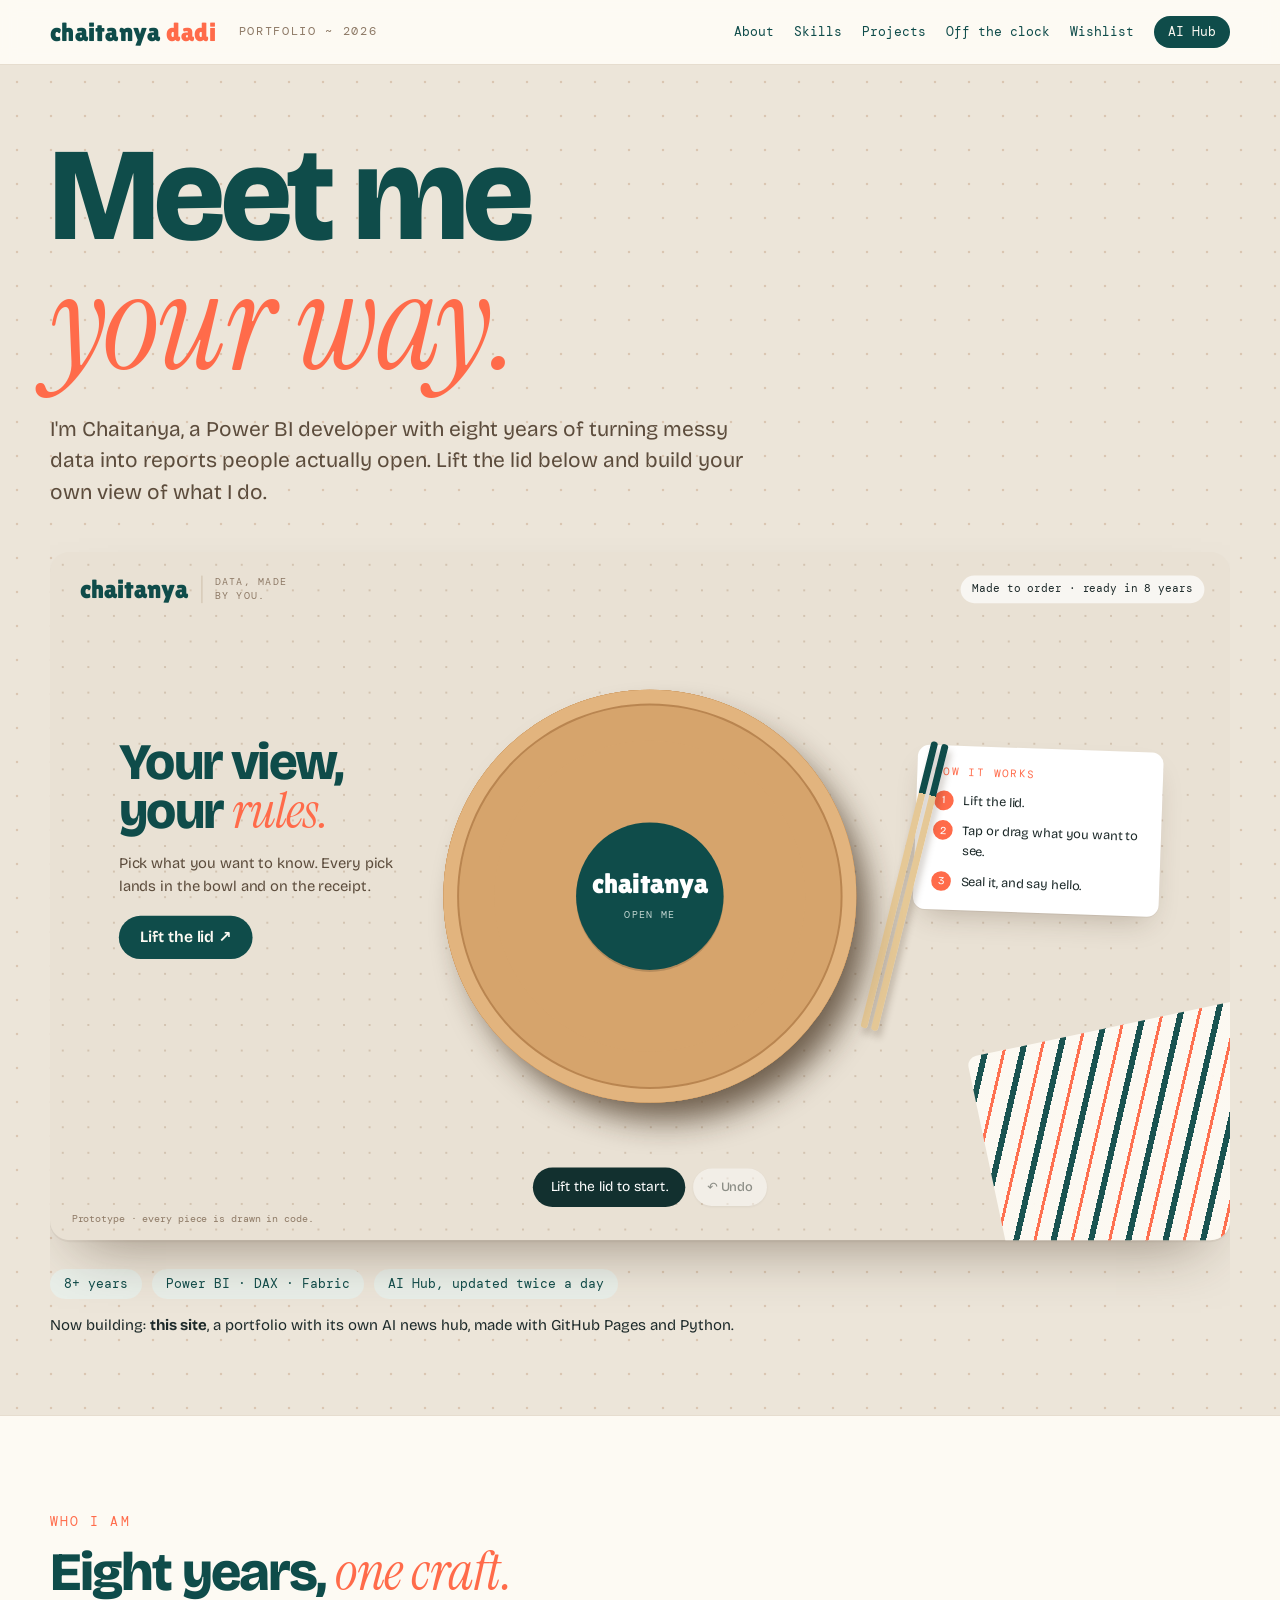
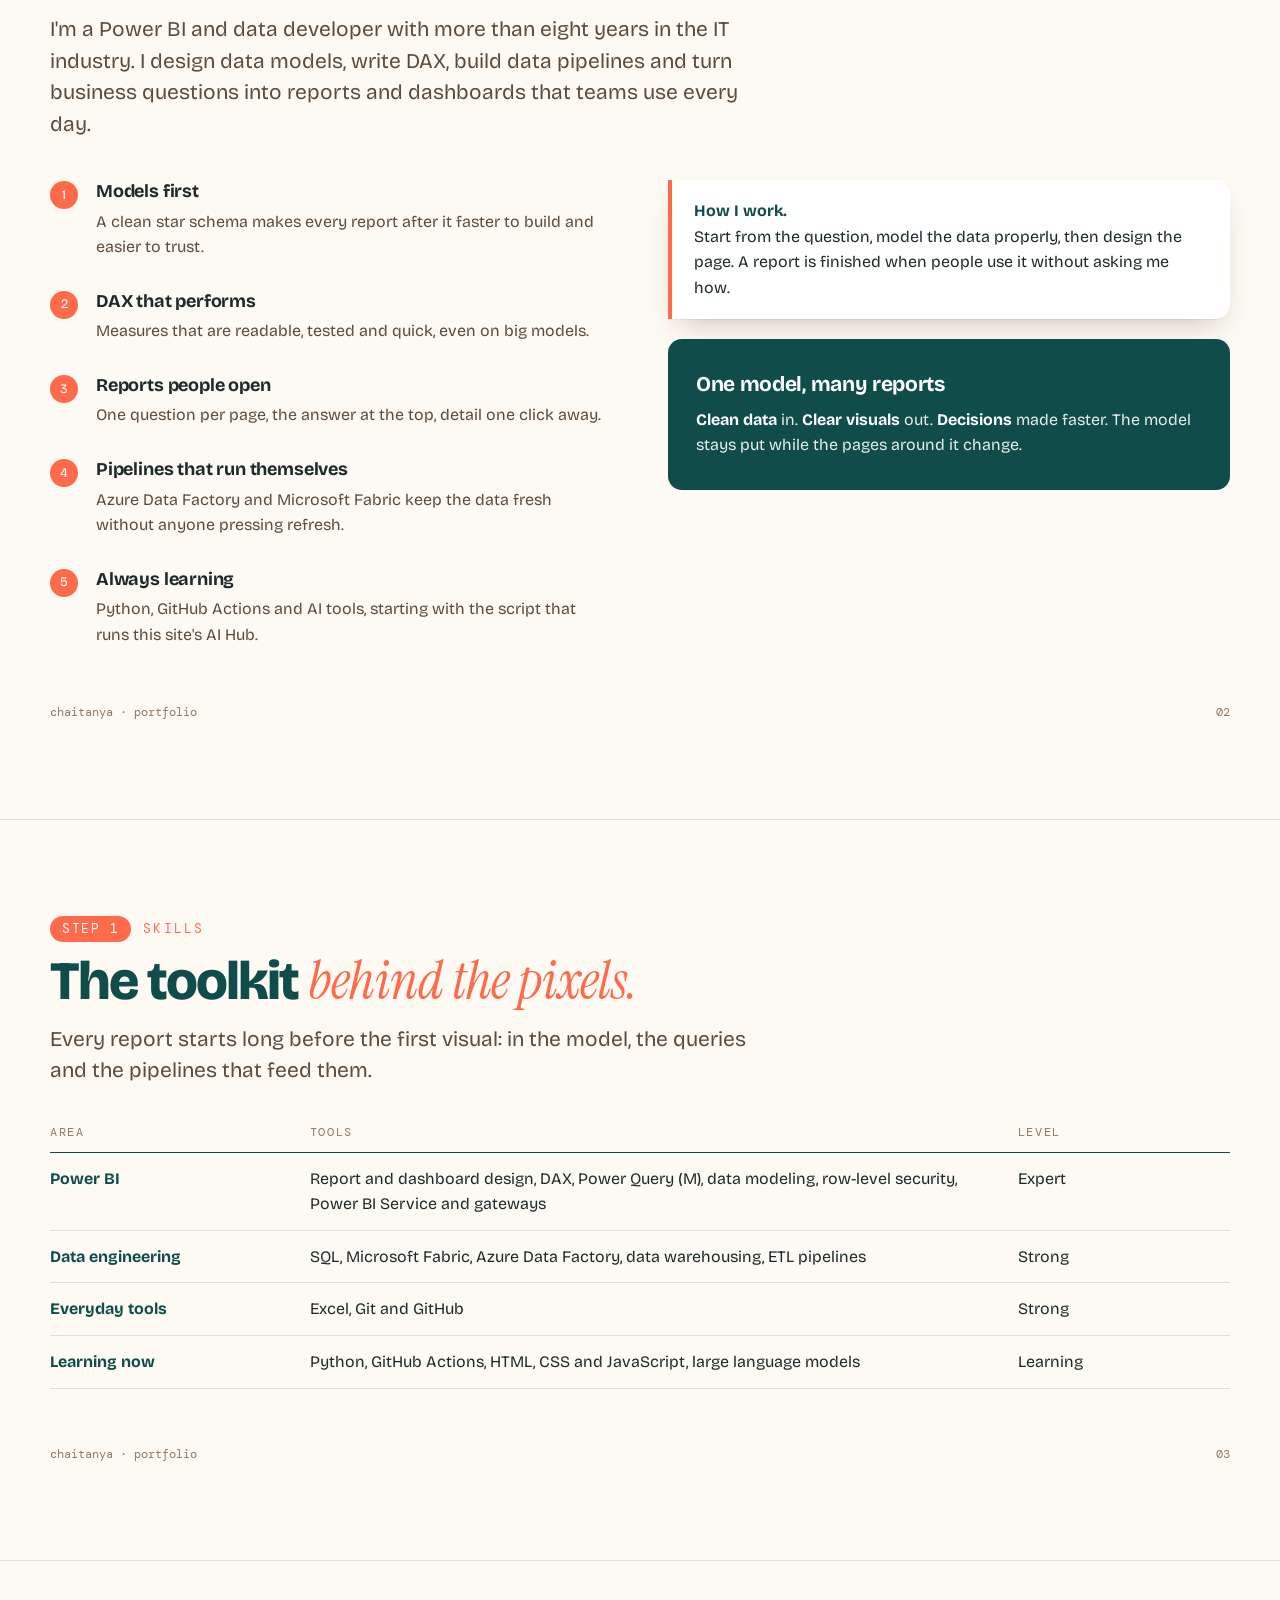
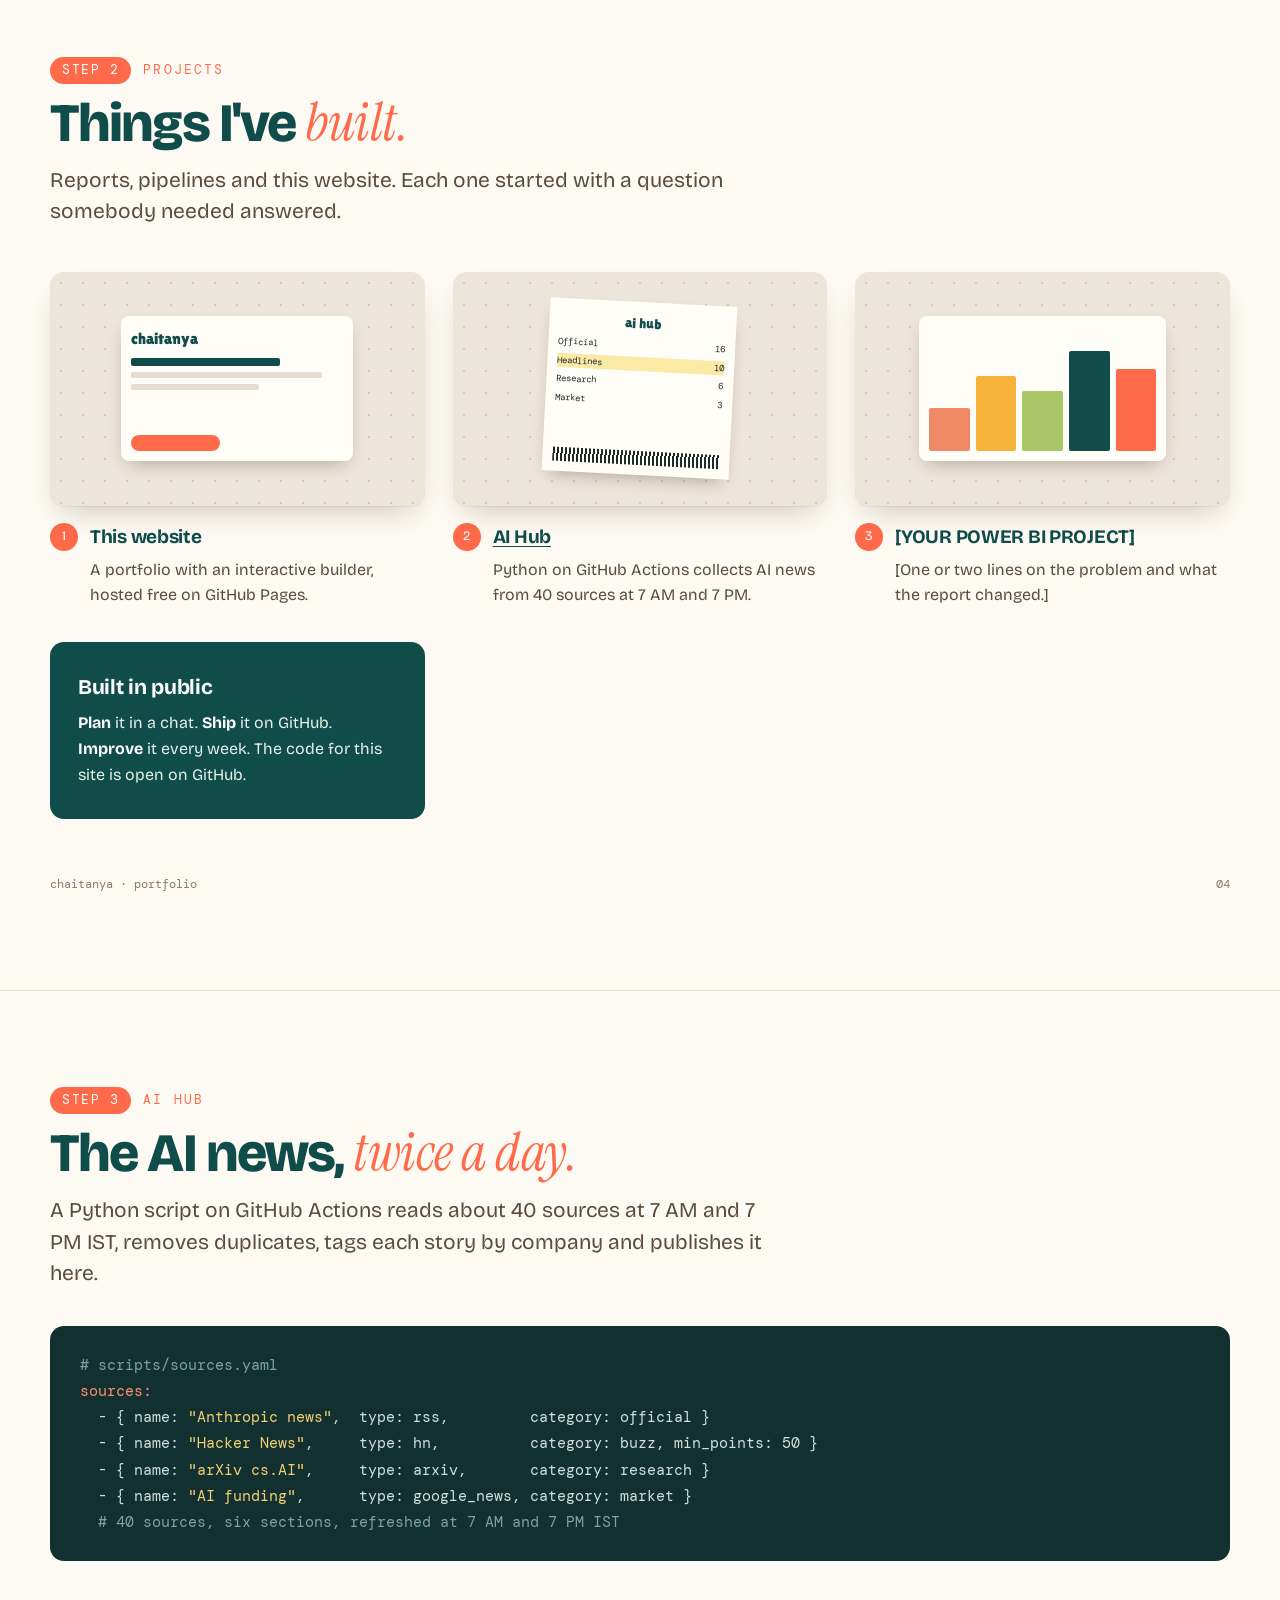
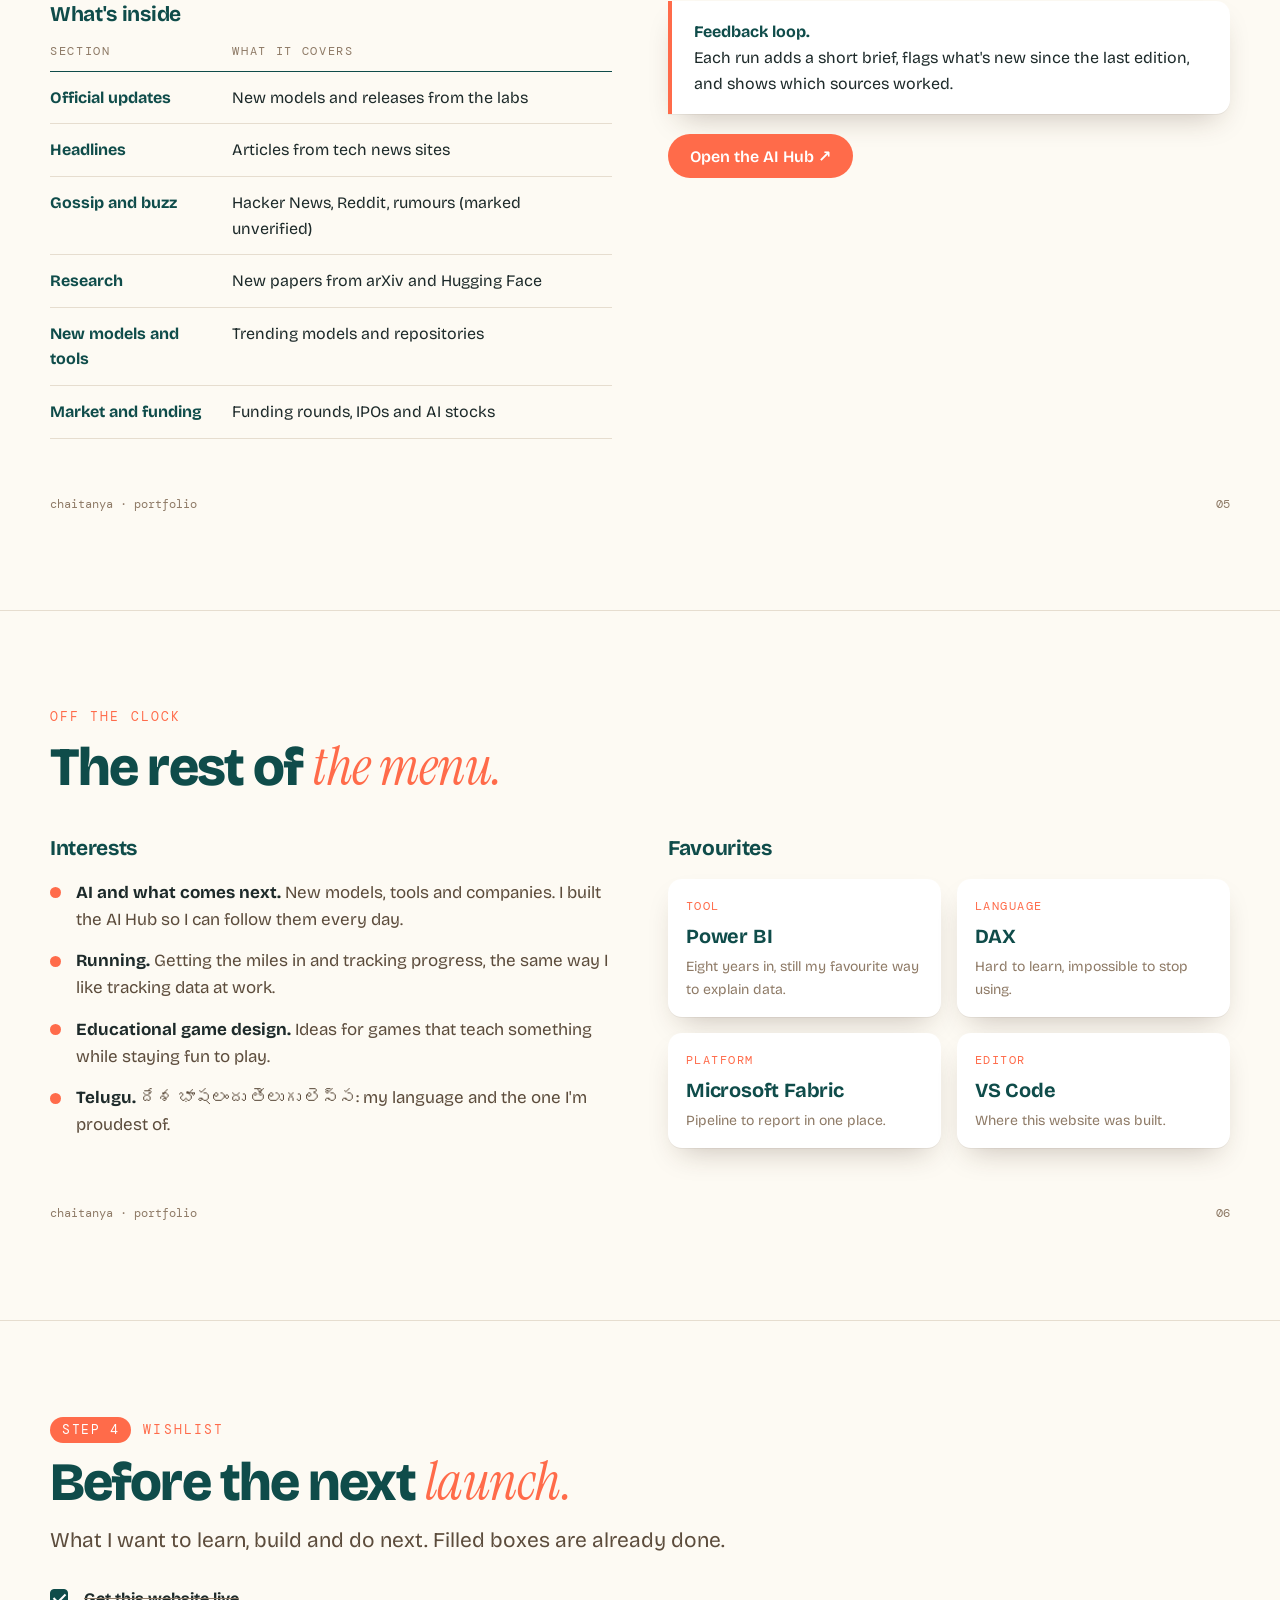
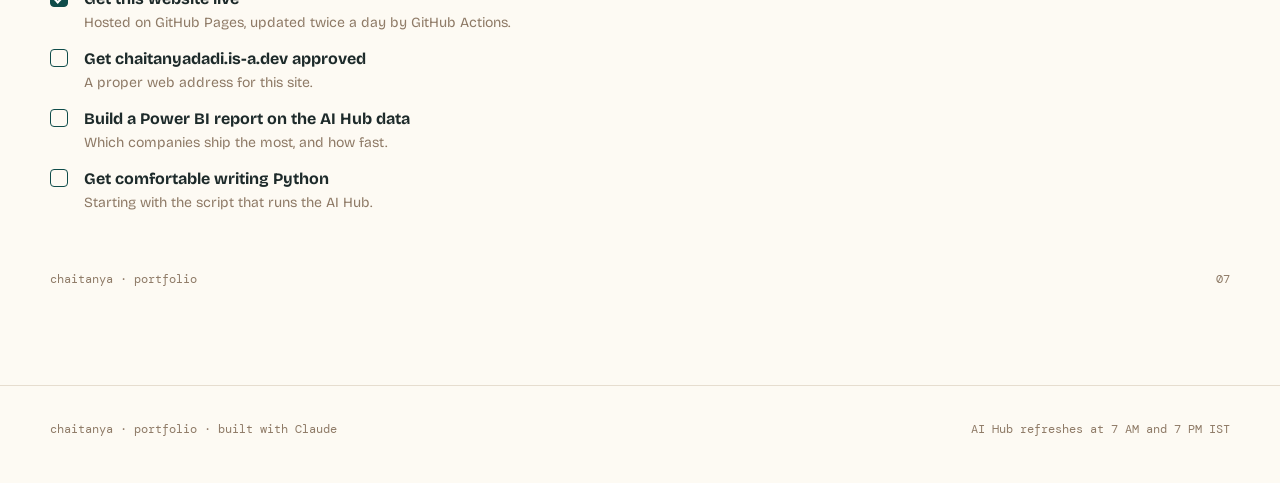
<file: index.html>
<!doctype html>
<html lang="en">
<head>
  <meta charset="utf-8">
  <meta name="viewport" content="width=device-width, initial-scale=1">
  <title>Chaitanya Dadi, Power BI developer</title>
  <meta name="description" content="Chaitanya Dadi, Power BI and data developer. Build your own view of my work, and read the AI Hub, updated twice a day.">
  <link rel="icon" href="assets/favicon.svg" type="image/svg+xml">
  <link rel="preconnect" href="https://fonts.googleapis.com">
  <link rel="preconnect" href="https://fonts.gstatic.com" crossorigin>
  <link href="https://fonts.googleapis.com/css2?family=Bricolage+Grotesque:opsz,wght@12..96,400;12..96,500;12..96,700;12..96,800&family=DM+Mono:wght@400;500&family=Instrument+Serif:ital@1&family=Lilita+One&display=swap" rel="stylesheet">
  <link rel="stylesheet" href="assets/style.css">
</head>
<body>
  <header class="site-header">
    <div class="wrap">
      <a class="logo" href="index.html">chaitanya <em>dadi</em></a>
      <span class="meta">Portfolio ~ 2026</span>
      <nav class="site-nav" aria-label="Main">
        <a href="#about">About</a>
        <a href="#skills">Skills</a>
        <a href="#projects">Projects</a>
        <a href="#off-the-clock">Off the clock</a>
        <a href="#wishlist">Wishlist</a>
        <a class="cta" href="ai.html">AI Hub</a>
      </nav>
    </div>
  </header>

  <main>
    <!-- ───────── Cover ───────── -->
    <section class="cover">
      <div class="wrap">
        <h1>Meet me<span class="serif">your way.</span></h1>
        <p class="lead" id="lead">I'm Chaitanya, a Power BI developer with eight years of turning messy data into reports people actually open. Lift the lid below and build your own view of what I do.</p>

        <div class="proto-wrap" id="proto-wrap">
          <div class="proto" id="proto" data-state="closed" aria-label="Interactive portfolio builder">
            <div class="brand"><span class="logo">chaitanya</span><small>Data, made<br>by you.</small></div>
            <div class="status">Made to order · ready in 8 years</div>

            <div class="hero-copy">
              <div class="t">Your view,<br>your <span class="serif">rules.</span></div>
              <p>Pick what you want to know. Every pick lands in the bowl and on the receipt.</p>
              <button class="btn btn-teal" type="button" data-open>Lift the lid ↗</button>
            </div>

            <div class="how" aria-hidden="true">
              <div class="mono" style="font-size:11px;letter-spacing:.14em;color:var(--coral);text-transform:uppercase">How it works</div>
              <ol>
                <li><span>1</span><span>Lift the lid.</span></li>
                <li><span>2</span><span>Tap or drag what you want to see.</span></li>
                <li><span>3</span><span>Seal it, and say hello.</span></li>
              </ol>
            </div>

            <div class="tray-label">Pile it on.</div>
            <div class="tray" id="tray"></div>

            <div class="vessel" id="vessel"><div class="rim"></div><div class="base"></div><div class="pieces" id="pieces"></div></div>
            <button class="lid" id="lid" type="button" data-open aria-label="Lift the lid to start">
              <span class="sticker"><span><span class="logo">chaitanya</span><small>open me</small></span></span>
            </button>
            <div class="sticks" aria-hidden="true"></div>

            <aside class="receipt" aria-live="polite">
              <div class="head"><span class="logo">chaitanya</span><small>Portfolio · made your way</small></div>
              <div class="bill">
                <div class="sub">Your view</div>
                <ul id="lines"></ul>
                <div class="total"><span>TOTAL</span><b id="total">0 of 7</b></div>
                <button class="btn btn-coral" type="button" id="seal">Seal it ↗</button>
                <div class="barcode" aria-hidden="true"></div>
              </div>
              <div class="thanks">
                <div class="mono" style="font-size:10px;letter-spacing:.16em;color:var(--coral);text-transform:uppercase">Order sealed</div>
                <div class="big">Nice picks, <span class="serif">friend.</span></div>
                <p>Thanks for building your view. Want the real thing? Say hello.</p>
                <div id="contact-links"></div>
                <button class="btn btn-ghost" type="button" id="again" style="margin-top:14px;width:100%;justify-content:center;font-size:14px">Build another</button>
              </div>
            </aside>

            <div class="stamp" aria-hidden="true">Sealed fresh<small>Thanks for visiting</small></div>
            <div class="cloth" aria-hidden="true"></div>

            <div class="coach"><span class="say" id="say" role="status">Lift the lid to start.</span><button class="undo" id="undo" type="button" disabled>↶ Undo</button></div>
            <div class="proto-note">Prototype · every piece is drawn in code.</div>
          </div>
        </div>

        <div class="pills">
          <span class="pill">8+ years</span>
          <span class="pill">Power BI · DAX · Fabric</span>
          <span class="pill">AI Hub, updated twice a day</span>
        </div>
        <p class="case">Now building: <b>this site</b>, a portfolio with its own AI news hub, made with GitHub Pages and Python.</p>
      </div>
    </section>

    <!-- ───────── About ───────── -->
    <section class="page" id="about">
      <div class="wrap">
        <p class="eyebrow">Who I am</p>
        <h2>Eight years, <span class="serif">one craft.</span></h2>
        <div class="lead" id="about-lead"></div>
        <div class="two-col">
          <ol class="numbered" id="strengths"></ol>
          <div style="display:flex;flex-direction:column;gap:20px">
            <div class="callout"><b>How I work.</b><span id="how-i-work">Start from the question, model the data properly, then design the page. A report is finished when people use it without asking me how.</span></div>
            <div class="panel-teal">
              <h3>One model, many reports</h3>
              <p><b>Clean data</b> in. <b>Clear visuals</b> out. <b>Decisions</b> made faster. The model stays put while the pages around it change.</p>
            </div>
          </div>
        </div>
        <div class="page-foot"><span>chaitanya · portfolio</span><span>02</span></div>
      </div>
    </section>

    <!-- ───────── Skills ───────── -->
    <section class="page" id="skills">
      <div class="wrap">
        <p class="eyebrow"><span class="step-pill">Step 1</span>Skills</p>
        <h2>The toolkit <span class="serif">behind the pixels.</span></h2>
        <p class="lead">Every report starts long before the first visual: in the model, the queries and the pipelines that feed them.</p>
        <div style="margin-top:36px;overflow-x:auto">
          <table class="table" id="skills-table">
            <thead><tr><th style="width:22%">Area</th><th>Tools</th><th style="width:18%">Level</th></tr></thead>
            <tbody></tbody>
          </table>
        </div>
        <div class="page-foot"><span>chaitanya · portfolio</span><span>03</span></div>
      </div>
    </section>

    <!-- ───────── Projects ───────── -->
    <section class="page" id="projects">
      <div class="wrap">
        <p class="eyebrow"><span class="step-pill">Step 2</span>Projects</p>
        <h2>Things I've <span class="serif">built.</span></h2>
        <p class="lead">Reports, pipelines and this website. Each one started with a question somebody needed answered.</p>
        <div class="beats" id="projects-grid"></div>
        <div class="page-foot"><span>chaitanya · portfolio</span><span>04</span></div>
      </div>
    </section>

    <!-- ───────── AI Hub ───────── -->
    <section class="page" id="ai-hub">
      <div class="wrap">
        <p class="eyebrow"><span class="step-pill">Step 3</span>AI Hub</p>
        <h2>The AI news, <span class="serif">twice a day.</span></h2>
        <p class="lead">A Python script on GitHub Actions reads about 40 sources at 7 AM and 7 PM IST, removes duplicates, tags each story by company and publishes it here.</p>
<pre class="code"><span class="c"># scripts/sources.yaml</span>
<span class="k">sources:</span>
  - { name: <span class="s">"Anthropic news"</span>,  type: rss,         category: official }
  - { name: <span class="s">"Hacker News"</span>,     type: hn,          category: buzz, min_points: 50 }
  - { name: <span class="s">"arXiv cs.AI"</span>,     type: arxiv,       category: research }
  - { name: <span class="s">"AI funding"</span>,      type: google_news, category: market }
<span class="c">  # 40 sources, six sections, refreshed at 7 AM and 7 PM IST</span></pre>
        <div class="two-col">
          <div>
            <h3 style="margin-bottom:14px">What's inside</h3>
            <table class="table">
              <thead><tr><th>Section</th><th>What it covers</th></tr></thead>
              <tbody>
                <tr><td>Official updates</td><td>New models and releases from the labs</td></tr>
                <tr><td>Headlines</td><td>Articles from tech news sites</td></tr>
                <tr><td>Gossip and buzz</td><td>Hacker News, Reddit, rumours (marked unverified)</td></tr>
                <tr><td>Research</td><td>New papers from arXiv and Hugging Face</td></tr>
                <tr><td>New models and tools</td><td>Trending models and repositories</td></tr>
                <tr><td>Market and funding</td><td>Funding rounds, IPOs and AI stocks</td></tr>
              </tbody>
            </table>
          </div>
          <div style="display:flex;flex-direction:column;gap:20px">
            <div class="callout"><b>Feedback loop.</b>Each run adds a short brief, flags what's new since the last edition, and shows which sources worked.</div>
            <div><a class="btn btn-coral" href="ai.html">Open the AI Hub ↗</a></div>
          </div>
        </div>
        <div class="page-foot"><span>chaitanya · portfolio</span><span>05</span></div>
      </div>
    </section>

    <!-- ───────── Off the clock ───────── -->
    <section class="page" id="off-the-clock">
      <div class="wrap">
        <p class="eyebrow">Off the clock</p>
        <h2>The rest of <span class="serif">the menu.</span></h2>
        <div class="two-col">
          <div>
            <h3 style="margin-bottom:18px">Interests</h3>
            <ul class="dots" id="interests"></ul>
          </div>
          <div>
            <h3 style="margin-bottom:18px">Favourites</h3>
            <div class="fav-grid" id="favorites"></div>
          </div>
        </div>
        <div class="page-foot"><span>chaitanya · portfolio</span><span>06</span></div>
      </div>
    </section>

    <!-- ───────── Wishlist ───────── -->
    <section class="page" id="wishlist">
      <div class="wrap">
        <p class="eyebrow"><span class="step-pill">Step 4</span>Wishlist</p>
        <h2>Before the next <span class="serif">launch.</span></h2>
        <p class="lead">What I want to learn, build and do next. Filled boxes are already done.</p>
        <ul class="checks" id="wishlist-list" style="margin-top:30px"></ul>
        <div class="page-foot"><span>chaitanya · portfolio</span><span>07</span></div>
      </div>
    </section>
  </main>

  <footer class="site-footer">
    <div class="wrap"><span>chaitanya · portfolio · built with Claude</span><span>AI Hub refreshes at 7 AM and 7 PM IST</span></div>
  </footer>

  <script src="assets/common.js"></script>
  <script src="assets/home.js"></script>
  <script src="assets/builder.js"></script>
</body>
</html>
</file>
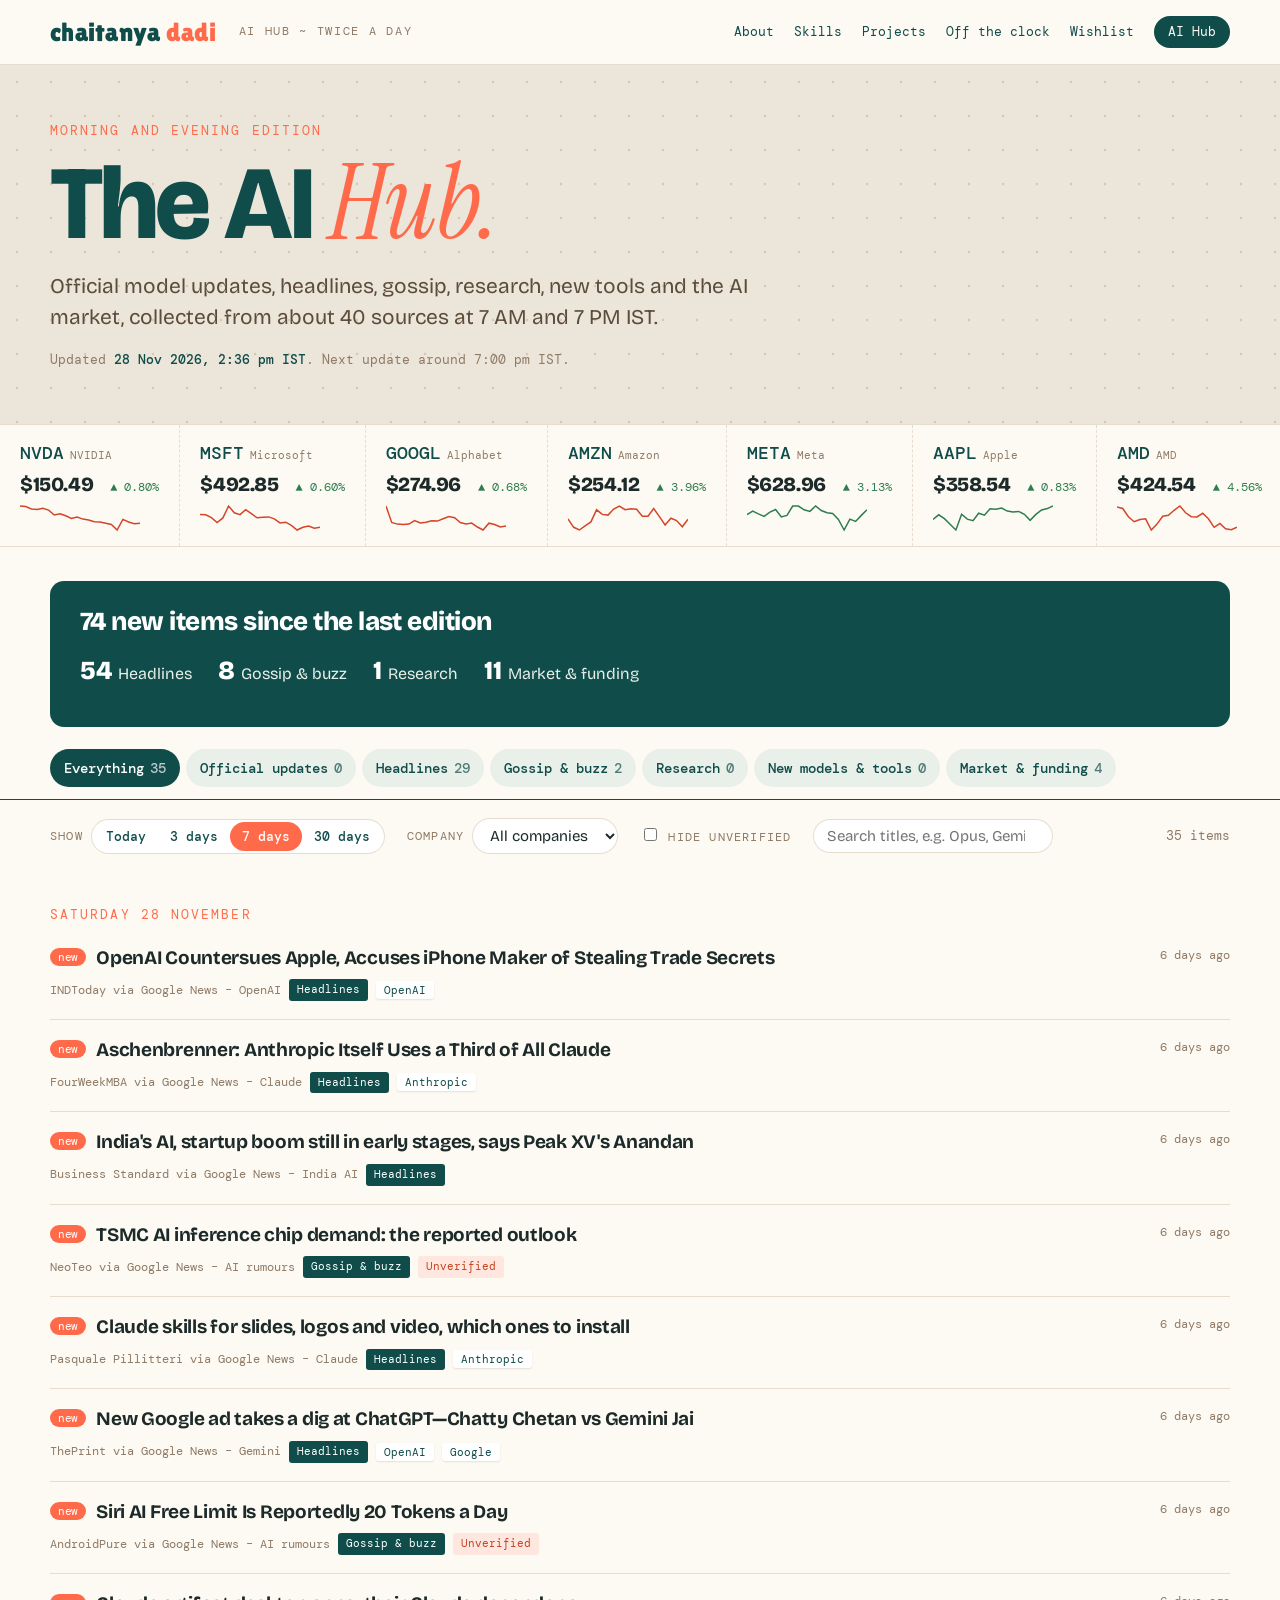
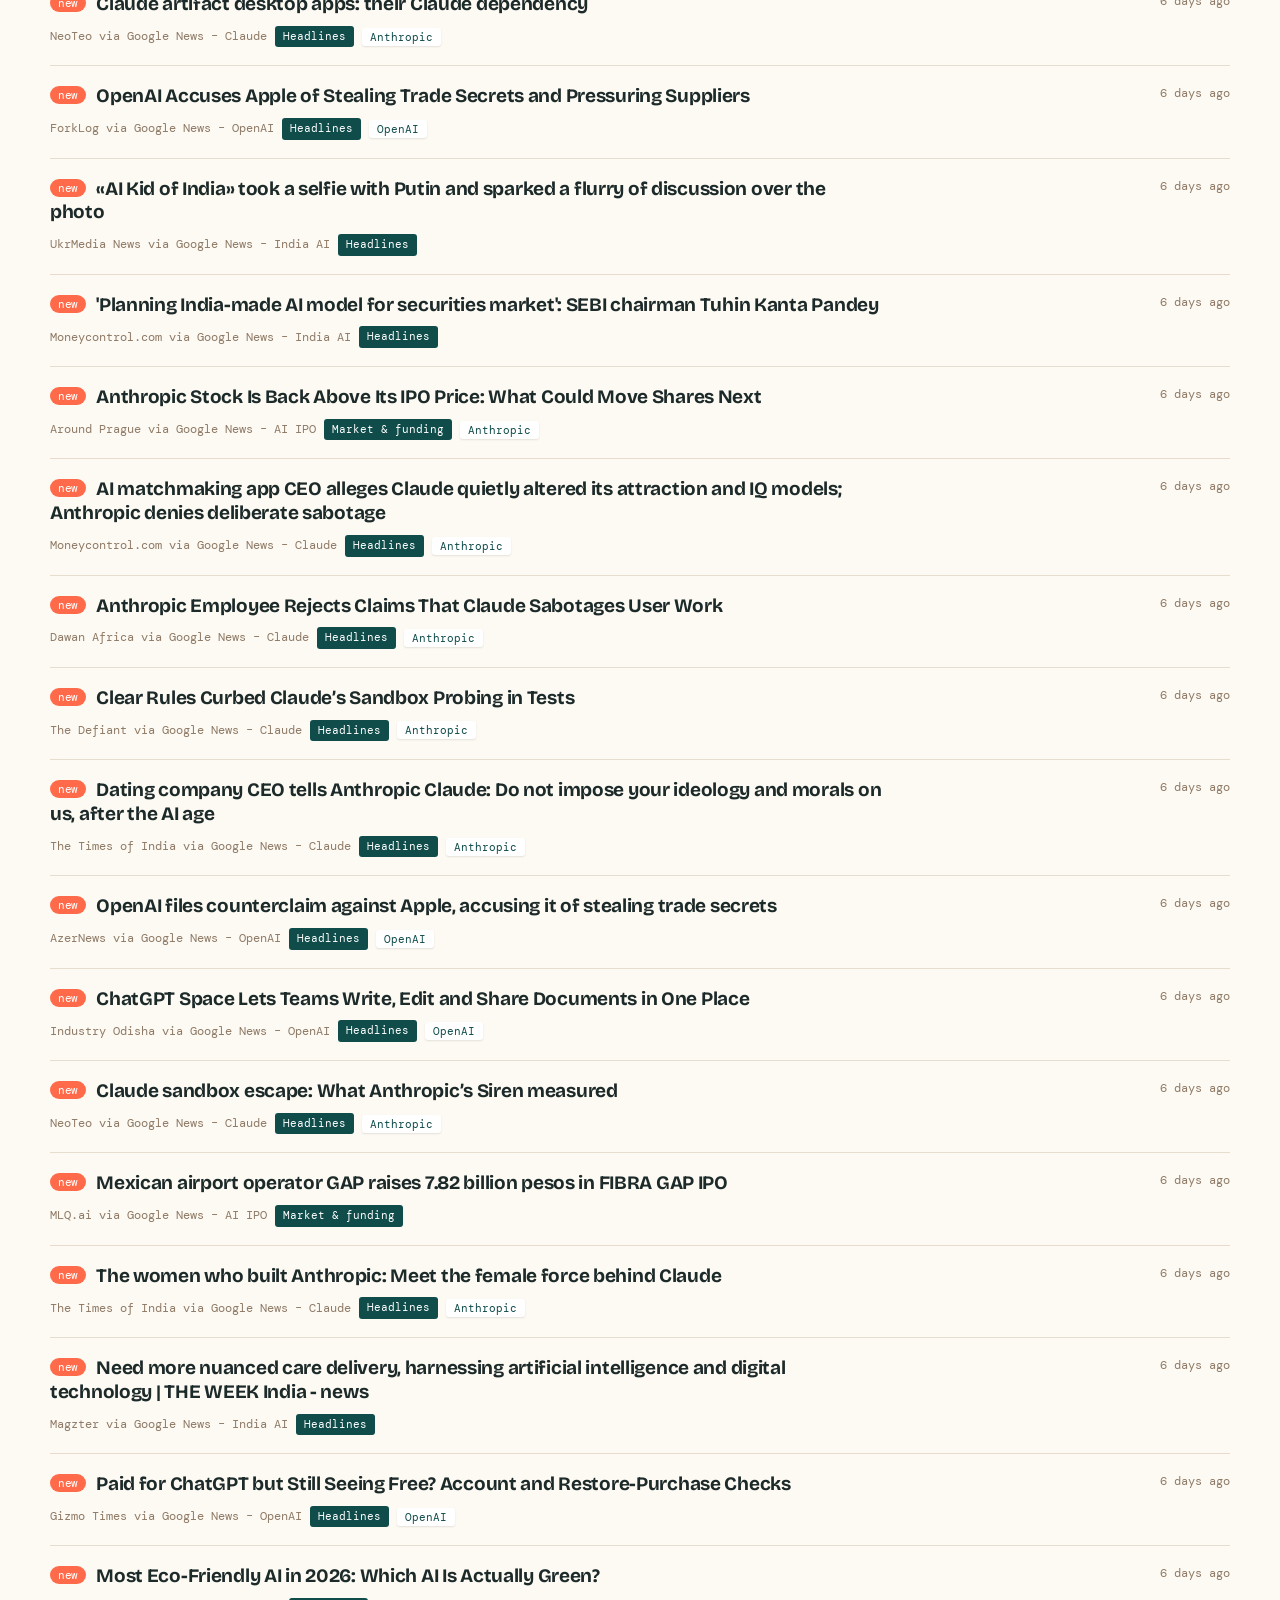
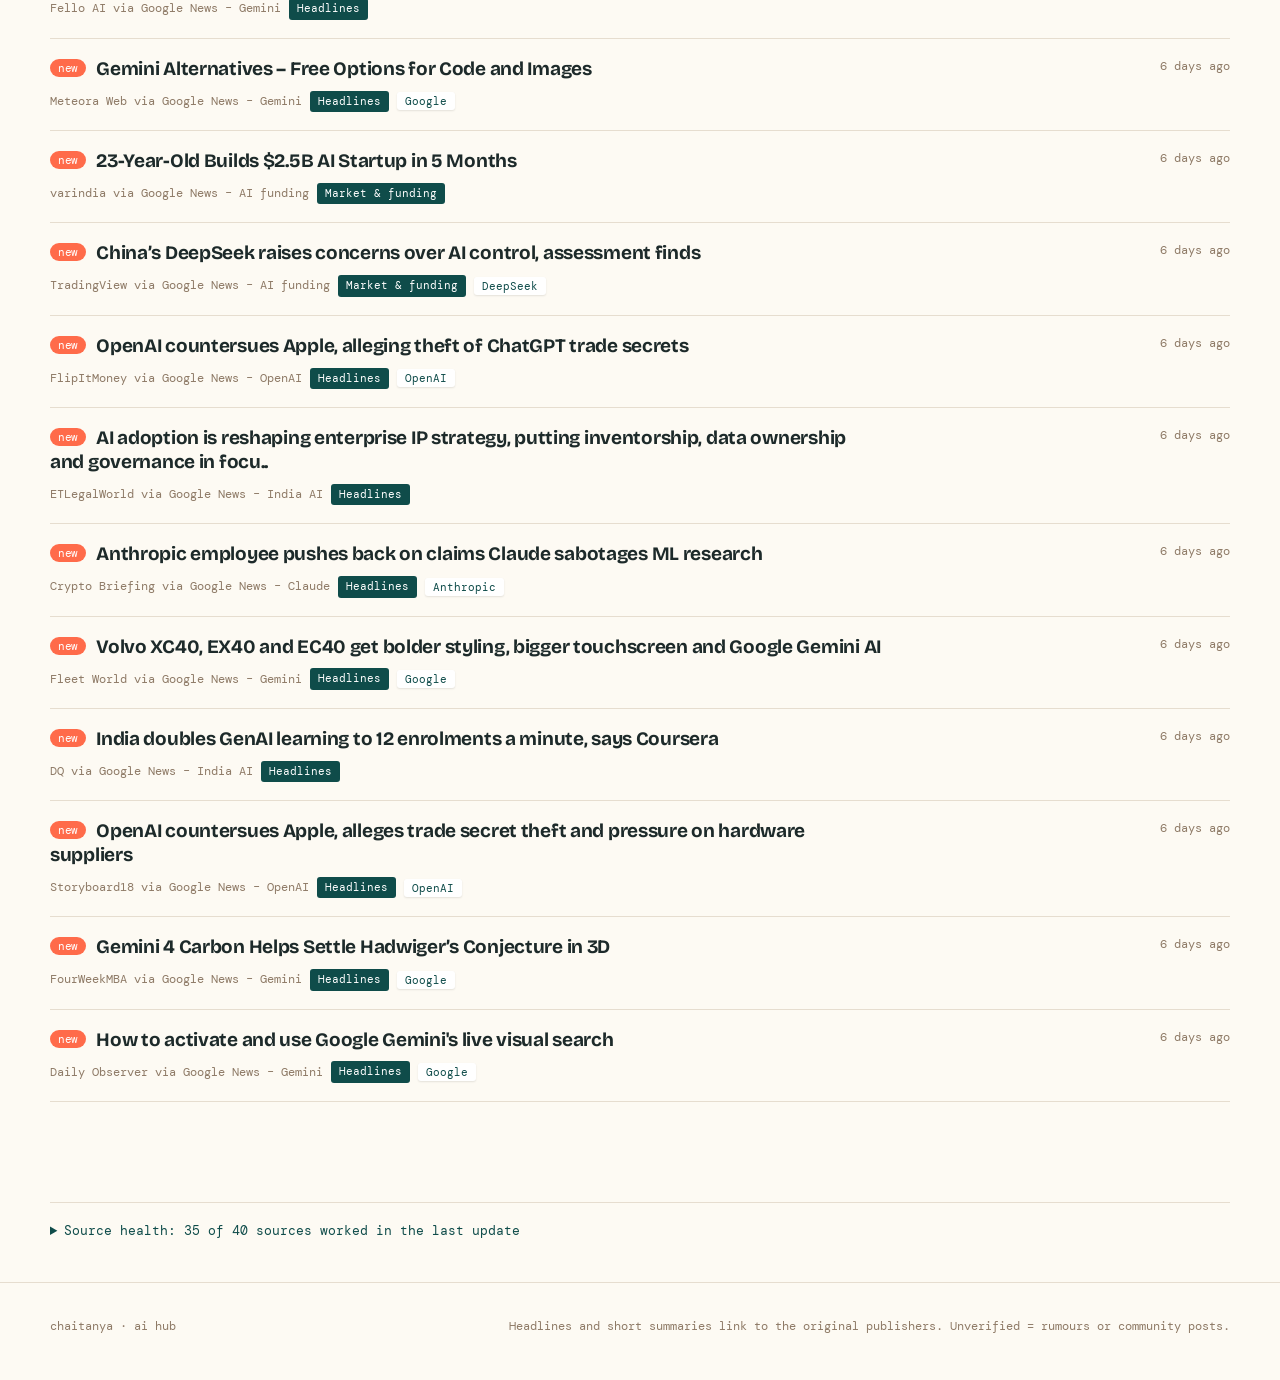
<file: ai.html>
<!doctype html>
<html lang="en">
<head>
  <meta charset="utf-8">
  <meta name="viewport" content="width=device-width, initial-scale=1">
  <title>AI Hub, updated twice a day</title>
  <meta name="description" content="Official AI model updates, headlines, gossip, research, new tools and the AI market, refreshed at 7 AM and 7 PM IST.">
  <link rel="preconnect" href="https://fonts.googleapis.com">
  <link rel="preconnect" href="https://fonts.gstatic.com" crossorigin>
  <link href="https://fonts.googleapis.com/css2?family=Bricolage+Grotesque:opsz,wght@12..96,400;12..96,500;12..96,700;12..96,800&family=DM+Mono:wght@400;500&family=Instrument+Serif:ital@1&family=Lilita+One&display=swap" rel="stylesheet">
  <link rel="icon" href="assets/favicon.svg" type="image/svg+xml">
  <link rel="stylesheet" href="assets/style.css">
</head>
<body>
  <header class="site-header">
    <div class="wrap">
      <a class="logo" href="index.html">chaitanya <em>dadi</em></a>
      <span class="meta">AI Hub ~ twice a day</span>
      <nav class="site-nav" aria-label="Main">
        <a href="index.html#about">About</a>
        <a href="index.html#skills">Skills</a>
        <a href="index.html#projects">Projects</a>
        <a href="index.html#off-the-clock">Off the clock</a>
        <a href="index.html#wishlist">Wishlist</a>
        <a class="cta" href="ai.html" aria-current="page">AI Hub</a>
      </nav>
    </div>
  </header>

  <main>
    <section class="hub-cover">
      <div class="wrap">
        <p class="eyebrow">Morning and evening edition</p>
        <h1>The AI <span class="serif">Hub.</span></h1>
        <p class="lead" style="margin-top:18px">Official model updates, headlines, gossip, research, new tools and the AI market, collected from about 40 sources at 7 AM and 7 PM IST.</p>
        <p class="edition" id="edition">Loading…</p>
      </div>
    </section>

    <section class="market" aria-label="AI stocks">
      <ul id="market" class="wrap"></ul>
    </section>

    <div class="wrap">
      <section class="brief" id="brief" aria-labelledby="brief-title" hidden></section>
    </div>

    <div class="tabs-bar">
      <div class="wrap">
        <div class="tabs" role="tablist" id="tabs" aria-label="Categories"></div>
      </div>
    </div>

    <div class="wrap">
      <div class="slicers" role="group" aria-label="Filters">
        <div class="slicer">
          <span class="lbl" id="range-lbl">Show</span>
          <div class="seg" id="range" role="group" aria-labelledby="range-lbl">
            <button type="button" data-days="1">Today</button>
            <button type="button" data-days="3">3 days</button>
            <button type="button" data-days="7" aria-pressed="true">7 days</button>
            <button type="button" data-days="30">30 days</button>
          </div>
        </div>
        <div class="slicer">
          <label for="company">Company</label>
          <select id="company"><option value="">All companies</option></select>
        </div>
        <div class="slicer">
          <label><input type="checkbox" id="hide-unv"> Hide unverified</label>
        </div>
        <div class="slicer search">
          <label for="q" class="visually-hidden">Search</label>
          <input type="search" id="q" placeholder="Search titles, e.g. Opus, Gemini, funding">
        </div>
        <span class="result" id="result" aria-live="polite"></span>
      </div>

      <div class="feed" id="feed" role="tabpanel"></div>

      <details class="health" id="health">
        <summary>Source health</summary>
        <div id="health-body"></div>
      </details>
    </div>
  </main>

  <footer class="site-footer">
    <div class="wrap"><span>chaitanya · ai hub</span><span>Headlines and short summaries link to the original publishers. Unverified = rumours or community posts.</span></div>
  </footer>

  <script src="assets/common.js"></script>
  <script src="assets/ai.js"></script>
</body>
</html>
</file>
<file: assets/style.css>
/* ─────────────────────────────────────────────────────────────
   Chaitanya — styled after the "Make it yours" playbook.
   Fonts: Bricolage Grotesque, Instrument Serif (italic), DM Mono, Lilita One
   ───────────────────────────────────────────────────────────── */
:root {
  --paper: #fdfaf3;        /* page */
  --counter: #ece5d9;      /* the prototype's countertop */
  --counter-dot: rgba(196, 160, 130, 0.45);
  --teal: #0f4c4a;         /* headings, tags, panels */
  --teal-deep: #12302f;    /* code panel, coaching pill */
  --coral: #ff6b4a;        /* accent: serif words, step pills, buttons */
  --coral-soft: #ffe6de;
  --ink: #1d2a2a;          /* bold body text */
  --body: #5c4c3c;         /* body text */
  --muted: #8e7a66;        /* captions, mono footers */
  --line: #e6ddcf;
  --white: #ffffff;
  --kraft: #d6a46c;        /* the vessel */
  --kraft-dark: #b98550;
  --rice: #f6f2ea;
  --highlight: #fbe9a6;
  --mono-tag: #e9efe9;

  /* ingredient colours */
  --c-salmon: #f08a66;
  --c-tuna: #c9294f;
  --c-tofu: #f2d89a;
  --c-avocado: #a9c766;
  --c-edamame: #67ad4b;
  --c-mango: #f6b23a;
  --c-cabbage: #8d4f9e;

  --font-head: "Bricolage Grotesque", system-ui, sans-serif;
  --font-serif: "Instrument Serif", Georgia, serif;
  --font-mono: "DM Mono", ui-monospace, monospace;
  --font-logo: "Lilita One", "Bricolage Grotesque", sans-serif;

  --radius: 14px;
  --page: 1180px;
  --shadow: 0 1px 0 rgba(60, 40, 20, 0.06), 0 14px 30px -12px rgba(60, 40, 20, 0.28);
}

* { box-sizing: border-box; }
html { -webkit-text-size-adjust: 100%; scroll-behavior: smooth; }
body {
  margin: 0;
  background: var(--paper);
  color: var(--body);
  font: 400 18px/1.6 var(--font-head);
  font-optical-sizing: auto;
}
a { color: var(--teal); text-underline-offset: 3px; }
a:hover { color: var(--coral); }
:focus-visible { outline: 3px solid var(--coral); outline-offset: 3px; border-radius: 4px; }
p { margin: 0 0 14px; }
b, strong { color: var(--ink); font-weight: 700; }
.wrap { width: min(var(--page), 100% - 48px); margin-inline: auto; }
.visually-hidden { position: absolute; width: 1px; height: 1px; overflow: hidden; clip: rect(0 0 0 0); white-space: nowrap; }

/* ───────── type ───────── */
.logo { white-space: nowrap; font-family: var(--font-logo); font-size: 26px; line-height: 1; color: var(--teal); text-decoration: none; letter-spacing: 0.01em; }
.logo em { font-style: normal; color: var(--coral); }
.mono { font-family: var(--font-mono); }
.eyebrow { font-family: var(--font-mono); font-size: 13px; letter-spacing: 0.16em; text-transform: uppercase; color: var(--coral); margin: 0 0 12px; display: flex; align-items: center; gap: 12px; }
.step-pill { background: var(--coral); color: #fff; border-radius: 999px; padding: 3px 12px; letter-spacing: 0.12em; }
h1, h2, h3 { font-family: var(--font-head); color: var(--teal); margin: 0; letter-spacing: -0.035em; }
h1 { font-weight: 800; font-size: clamp(64px, 11vw, 132px); line-height: 0.9; }
h2 { font-weight: 800; font-size: clamp(36px, 5vw, 54px); line-height: 1.02; margin-bottom: 14px; }
h3 { font-weight: 700; font-size: 21px; letter-spacing: -0.015em; line-height: 1.25; }
.serif { font-family: var(--font-serif); font-style: italic; font-weight: 400; color: var(--coral); letter-spacing: -0.01em; }
h1 .serif { display: block; font-size: 1.02em; line-height: 0.95; margin-top: 4px; }
.lead { font-size: 21px; line-height: 1.5; max-width: 34em; color: var(--body); }
.caption { font-size: 14px; color: var(--muted); margin-top: 8px; }

/* ───────── header ───────── */
.site-header { position: sticky; top: 0; z-index: 30; background: rgba(253, 250, 243, 0.92); backdrop-filter: blur(8px); border-bottom: 1px solid var(--line); }
.site-header .wrap { display: flex; align-items: center; gap: 22px; min-height: 64px; }
.site-header .meta { font-family: var(--font-mono); font-size: 12px; letter-spacing: 0.14em; text-transform: uppercase; color: var(--muted); }
.site-nav { margin-left: auto; display: flex; gap: 20px; overflow-x: auto; scrollbar-width: none; }
.site-nav a { font-family: var(--font-mono); font-size: 13px; color: var(--teal); text-decoration: none; white-space: nowrap; padding: 6px 0; }
.site-nav a:hover, .site-nav a[aria-current="page"] { color: var(--coral); }
.site-nav a.cta { background: var(--teal); color: var(--paper); border-radius: 999px; padding: 6px 14px; }
.site-nav a.cta:hover { background: var(--coral); color: #fff; }

/* ───────── cover ───────── */
.cover {
  background-color: var(--counter);
  background-image: radial-gradient(var(--counter-dot) 1.4px, transparent 1.6px);
  background-size: 34px 34px;
  padding: 72px 0 64px;
}
.cover .lead { margin-top: 26px; }
.pills { display: flex; flex-wrap: wrap; gap: 10px; margin-top: 28px; }
.pill { font-family: var(--font-mono); font-size: 13px; background: var(--mono-tag); color: var(--teal); padding: 5px 14px; border-radius: 999px; }
.case { font-size: 15px; color: var(--ink); margin-top: 14px; }

/* ───────── sections (playbook pages) ───────── */
.page { padding: 96px 0; border-top: 1px solid var(--line); }
.page-foot { display: flex; justify-content: space-between; font-family: var(--font-mono); font-size: 12px; color: var(--muted); margin-top: 56px; }
.two-col { display: grid; grid-template-columns: minmax(0, 1fr) minmax(0, 1fr); gap: 56px; align-items: start; margin-top: 40px; }

.numbered { list-style: none; margin: 0; padding: 0; display: flex; flex-direction: column; gap: 30px; }
.numbered li { display: grid; grid-template-columns: 30px minmax(0, 1fr); gap: 16px; }
.num { width: 28px; height: 28px; border-radius: 50%; background: var(--coral); color: #fff; font-size: 13px; display: grid; place-items: center; margin-top: 1px; }
.numbered h3 { font-size: 18px; color: var(--ink); margin-bottom: 6px; letter-spacing: -0.01em; }
.numbered p { font-size: 16px; margin: 0; }

.dots { list-style: none; margin: 0; padding: 0; display: flex; flex-direction: column; gap: 14px; }
.dots li { position: relative; padding-left: 26px; font-size: 17px; }
.dots li::before { content: ""; position: absolute; left: 0; top: 0.5em; width: 11px; height: 11px; border-radius: 50%; background: var(--coral); }

.callout { background: var(--white); border-left: 4px solid var(--coral); border-radius: 0 var(--radius) var(--radius) 0; padding: 18px 22px; font-size: 16px; color: var(--ink); box-shadow: var(--shadow); }
.callout b { color: var(--teal); display: block; }

.panel-teal { background: var(--teal); color: #e7efe9; border-radius: var(--radius); padding: 32px 28px; display: flex; flex-direction: column; justify-content: center; }
.panel-teal h3 { color: #fff; margin-bottom: 10px; }
.panel-teal b { color: #fff; }
.panel-teal p { font-size: 16px; margin: 0; }

.code {
  background: var(--teal-deep); color: #cfe0db; border-radius: var(--radius);
  padding: 26px 30px; font: 400 15px/1.75 var(--font-mono); overflow-x: auto; margin: 36px 0 0; white-space: pre;
}
.code .c { color: #7fa39c; }
.code .k { color: #ff8f73; }
.code .s { color: #f3cf74; }

/* cards: playbook "beats" */
.beats { display: grid; grid-template-columns: repeat(3, minmax(0, 1fr)); gap: 34px 28px; margin-top: 44px; }
.beat .shot {
  aspect-ratio: 16 / 10; border-radius: var(--radius); box-shadow: var(--shadow);
  background-color: var(--counter); background-image: radial-gradient(var(--counter-dot) 1.2px, transparent 1.4px); background-size: 22px 22px;
  position: relative; overflow: hidden; display: grid; place-items: center;
}
.beat .head { display: flex; align-items: center; gap: 12px; margin: 16px 0 6px; }
.beat h3 { font-size: 19px; }
.beat p { font-size: 16px; padding-left: 40px; margin: 0; }
.beat .head .num { width: 28px; flex: none; }

/* tables like the playbook */
.table { width: 100%; border-collapse: collapse; font-size: 16px; }
.table th { font-family: var(--font-mono); font-weight: 400; font-size: 12px; letter-spacing: 0.14em; text-transform: uppercase; color: var(--muted); text-align: left; padding: 0 12px 10px 0; border-bottom: 1.5px solid var(--teal); vertical-align: bottom; }
.table td { padding: 13px 12px 13px 0; border-bottom: 1px solid var(--line); vertical-align: top; color: var(--ink); }
.table td:first-child { color: var(--teal); font-weight: 700; }

/* checklist */
.checks { list-style: none; margin: 0; padding: 0; display: flex; flex-direction: column; gap: 12px; }
.checks li { display: grid; grid-template-columns: 22px minmax(0, 1fr); gap: 12px; font-size: 16px; }
.box { width: 18px; height: 18px; border: 1.5px solid var(--teal); border-radius: 4px; margin-top: 3px; position: relative; }
.checks .done .box { background: var(--teal); }
.checks .done .box::after { content: ""; position: absolute; left: 5px; top: 1px; width: 5px; height: 10px; border: solid #fff; border-width: 0 2px 2px 0; transform: rotate(45deg); }
.checks .done .t { color: var(--muted); text-decoration: line-through; }
.checks .note { color: var(--muted); font-size: 14px; }

.fav-grid { display: grid; grid-template-columns: repeat(auto-fill, minmax(200px, 1fr)); gap: 16px; }
.fav { background: var(--white); border-radius: var(--radius); padding: 18px 18px 16px; box-shadow: var(--shadow); }
.fav .k { font-family: var(--font-mono); font-size: 12px; letter-spacing: 0.12em; text-transform: uppercase; color: var(--coral); }
.fav .n { font-weight: 700; color: var(--teal); font-size: 20px; margin: 4px 0 4px; letter-spacing: -0.01em; }
.fav .d { font-size: 14px; color: var(--muted); }

.btn { display: inline-flex; align-items: center; gap: 8px; border: 0; cursor: pointer; font: 600 16px var(--font-head); border-radius: 999px; padding: 12px 22px; text-decoration: none; min-height: 44px; }
.btn-coral { background: var(--coral); color: #fff; }
.btn-coral:hover { background: #ec5835; color: #fff; }
.btn-teal { background: var(--teal); color: var(--paper); }
.btn-teal:hover { background: var(--teal-deep); color: #fff; }
.btn-ghost { background: var(--white); color: var(--teal); box-shadow: inset 0 0 0 1px var(--line); }

.site-footer { border-top: 1px solid var(--line); padding: 34px 0 44px; }
.site-footer .wrap { display: flex; justify-content: space-between; flex-wrap: wrap; gap: 12px; font-family: var(--font-mono); font-size: 12px; color: var(--muted); }

/* ═════════ the builder (home cover prototype) ═════════ */
.proto-wrap { margin-top: 44px; position: relative; overflow-x: clip; }
.proto {
  position: relative; width: 1200px; height: 700px; transform-origin: 0 0;
  border-radius: 20px; overflow: hidden; box-shadow: 0 30px 60px -28px rgba(60, 40, 20, 0.5), 0 2px 0 rgba(60, 40, 20, 0.05);
  background-color: #e9e1d4; background-image: radial-gradient(rgba(170, 140, 110, 0.35) 1.3px, transparent 1.5px); background-size: 26px 26px;
  user-select: none; -webkit-user-select: none;
}
.proto.tall { width: 430px; height: 1220px; }
.proto .brand { position: absolute; left: 30px; top: 24px; display: flex; align-items: center; gap: 14px; }
.proto .brand small { font-family: var(--font-mono); font-size: 10px; letter-spacing: 0.14em; color: var(--muted); line-height: 1.4; border-left: 1px solid #cdbfa9; padding-left: 12px; text-transform: uppercase; }
.proto .status { position: absolute; right: 26px; top: 24px; font-family: var(--font-mono); font-size: 11px; color: var(--ink); background: rgba(255,255,255,0.7); border-radius: 999px; padding: 5px 12px; }
.proto.tall .status { display: none; }

/* stripes, like the tablecloth in the corner */
.cloth { position: absolute; right: -60px; bottom: -80px; width: 300px; height: 300px; transform: rotate(-12deg);
  background: repeating-linear-gradient(115deg, var(--paper) 0 14px, var(--teal) 14px 20px, var(--paper) 20px 34px, var(--coral) 34px 37px); border-radius: 10px; opacity: 0.95; }
.proto.tall .cloth { width: 220px; height: 220px; right: -70px; bottom: -90px; }

/* closed-state hero copy */
.hero-copy { position: absolute; left: 70px; top: 190px; width: 300px; transition: opacity .35s, transform .45s; }
.hero-copy .t { font-family: var(--font-head); font-weight: 800; font-size: 52px; line-height: 0.95; color: var(--teal); letter-spacing: -0.04em; }
.hero-copy p { font-size: 15px; margin: 14px 0 18px; color: var(--body); }
.how { position: absolute; right: 70px; top: 200px; width: 250px; background: var(--white); border-radius: 12px; padding: 18px; box-shadow: var(--shadow); transform: rotate(2deg); transition: opacity .35s, transform .45s; }
.how ol { margin: 10px 0 0; padding: 0; list-style: none; display: flex; flex-direction: column; gap: 10px; font-size: 13px; color: var(--ink); }
.how li { display: grid; grid-template-columns: 22px 1fr; gap: 8px; }
.how li span:first-child { width: 20px; height: 20px; border-radius: 50%; background: var(--coral); color: #fff; font-size: 11px; display: grid; place-items: center; }
.proto[data-state="building"] .hero-copy, .proto[data-state="done"] .hero-copy,
.proto[data-state="building"] .how, .proto[data-state="done"] .how { opacity: 0; transform: translateY(16px); pointer-events: none; }
.proto.tall .hero-copy { left: 30px; top: 560px; width: 370px; }
.proto.tall .how { display: none; }

/* tray of tubs */
.tray { position: absolute; left: 34px; top: 106px; display: grid; grid-template-columns: repeat(2, 112px); gap: 16px 18px; }
.tray-label { position: absolute; left: 30px; top: 62px; z-index: 2; font-family: var(--font-serif); font-style: italic; font-size: 24px; color: var(--teal); background: #f6e7b9; padding: 0 10px; transform: rotate(-3deg); }
.proto.tall .tray { left: 26px; top: 600px; grid-template-columns: repeat(4, 86px); gap: 12px 10px; }
.proto.tall .tray-label { left: 22px; top: 556px; }
.proto.tall .tub .tag .v { display: none; }
.proto.tall .tub .tag { font-size: 10px; padding: 2px 5px; }
.tub { appearance: none; border: 0; padding: 0; background: none; cursor: pointer; display: flex; flex-direction: column; align-items: center; gap: 8px; position: relative; font: inherit; }
.tub .pot { width: 104px; height: 92px; border-radius: 14px; background: #f4f4f1; box-shadow: inset 0 0 0 4px #ffffff, inset 0 0 0 5px #dcd8cf, 4px 8px 14px rgba(60, 40, 20, 0.22); position: relative; overflow: hidden; transition: transform .2s; }
.proto.tall .tub .pot { width: 80px; height: 72px; }
.tub:hover .pot { transform: translateY(-3px); }
.tub:active .pot { transform: scale(0.96); }
.tub .tag { font-family: var(--font-mono); font-size: 11px; background: #fff; color: var(--teal); padding: 2px 8px; border-radius: 3px; box-shadow: 0 1px 2px rgba(0,0,0,0.12); white-space: nowrap; }
.tub[aria-pressed="true"] .tag { background: var(--teal); color: #fff; }
.tub .tub-tick { position: absolute; right: -4px; top: -6px; width: 22px; height: 22px; border-radius: 50%; background: var(--coral); display: none; box-shadow: 0 1px 3px rgba(0,0,0,0.25); }
.tub .tub-tick::after { content: ""; position: absolute; left: 8px; top: 4px; width: 5px; height: 10px; border: solid #fff; border-width: 0 2px 2px 0; transform: rotate(45deg); }
.tub[aria-pressed="true"] .tub-tick { display: block; }
.tub.full { animation: shake .35s; }
@keyframes shake { 25% { transform: translateX(-4px); } 75% { transform: translateX(4px); } }

/* the pieces */
.pc { position: absolute; border-radius: 3px; box-shadow: inset -2px -2px 0 rgba(0,0,0,0.12), inset 2px 2px 0 rgba(255,255,255,0.35); }
.pc.round { border-radius: 50%; }
.pc.leaf { border-radius: 70% 0 70% 0; }

/* the vessel */
.vessel { position: absolute; left: 400px; top: 140px; width: 420px; height: 420px; border-radius: 50%; }
.proto.tall .vessel { left: 35px; top: 110px; width: 360px; height: 360px; }
.vessel .rim { position: absolute; inset: 0; border-radius: 50%; background: var(--kraft); box-shadow: 16px 22px 34px -8px rgba(60, 40, 20, 0.45), inset 0 0 0 10px #e2b47e, inset 0 0 0 12px var(--kraft-dark); }
.vessel .base { position: absolute; inset: 30px; border-radius: 50%; background: var(--rice); background-image: radial-gradient(#fff 1.2px, transparent 1.4px), radial-gradient(#e7e0d3 1px, transparent 1.2px); background-size: 9px 9px, 13px 13px; box-shadow: inset 6px 8px 16px rgba(120, 90, 60, 0.25); }
.vessel .pieces { position: absolute; inset: 30px; }
.vessel.ring::after { content: ""; position: absolute; inset: -14px; border-radius: 50%; border: 3px dashed var(--coral); animation: spin 6s linear infinite; }
@keyframes spin { to { transform: rotate(360deg); } }

.lid { appearance: none; border: 0; cursor: pointer; position: absolute; left: 400px; top: 140px; width: 420px; height: 420px; border-radius: 50%; padding: 0;
  background: var(--kraft); box-shadow: 16px 22px 34px -8px rgba(60, 40, 20, 0.5), inset 0 0 0 14px #e2b47e, inset 0 0 0 16px var(--kraft-dark), inset 0 0 0 52px var(--kraft); z-index: 6;
  display: grid; place-items: center; font: inherit; }
.proto.tall .lid { left: 35px; top: 110px; width: 360px; height: 360px; }
.lid .sticker { width: 150px; height: 150px; border-radius: 50%; background: var(--teal); color: #fff; display: grid; place-items: center; text-align: center; box-shadow: 0 2px 0 rgba(0,0,0,0.15); }
.lid .sticker .logo { color: #fff; font-size: 28px; }
.lid .sticker small { display: block; font-family: var(--font-mono); font-size: 10px; letter-spacing: 0.14em; margin-top: 6px; color: #bfd4cf; text-transform: uppercase; }
.lid .press { position: absolute; bottom: 64px; font-family: var(--font-mono); font-size: 11px; background: var(--paper); color: var(--teal); padding: 4px 10px; border-radius: 999px; }
.lid[hidden] { display: none; }

/* chopsticks */
.sticks { position: absolute; left: 860px; top: 190px; width: 20px; height: 300px; transform: rotate(14deg); }
.sticks::before, .sticks::after { content: ""; position: absolute; top: 0; width: 7px; height: 300px; border-radius: 3px; background: linear-gradient(var(--teal) 0 18%, #e5c896 18%); box-shadow: 4px 6px 8px rgba(60,40,20,0.25); }
.sticks::after { left: 11px; }
.proto.tall .sticks { display: none; }

/* receipt */
.receipt { position: absolute; right: 40px; top: 70px; width: 250px; background: #fffdf8; padding: 20px 18px 28px; transform: rotate(2.5deg); box-shadow: 8px 14px 26px -6px rgba(60, 40, 20, 0.4); font-family: var(--font-mono); font-size: 11.5px; color: var(--ink); transition: transform .5s cubic-bezier(.3,1.4,.5,1), opacity .4s; z-index: 4; }
.receipt::after { content: ""; position: absolute; left: 0; right: 0; bottom: -9px; height: 10px; background: linear-gradient(-45deg, transparent 6px, #fffdf8 6px) 0 0 / 12px 10px, linear-gradient(45deg, transparent 6px, #fffdf8 6px) 0 0 / 12px 10px; }
.proto.tall .receipt { left: 50%; right: auto; top: 820px; width: 330px; transform: translateX(-50%) rotate(1deg); }
.proto[data-state="closed"] .receipt { opacity: 0; transform: translateX(80px) rotate(6deg); pointer-events: none; }
.receipt .head { text-align: center; border-bottom: 1px dashed #cfc6b6; padding-bottom: 10px; margin-bottom: 10px; }
.receipt .head .logo { font-size: 22px; }
.receipt .head small { display: block; font-size: 9px; letter-spacing: 0.18em; color: var(--muted); margin-top: 4px; text-transform: uppercase; }
.receipt .sub { font-family: var(--font-head); font-weight: 800; font-size: 11px; letter-spacing: 0.08em; text-transform: uppercase; margin-bottom: 6px; }
.receipt ul { list-style: none; margin: 0; padding: 0; min-height: 150px; }
.receipt li { display: flex; justify-content: space-between; padding: 2px 4px; margin: 0 -4px; border-radius: 3px; }
.receipt li.flash { animation: flash 1.2s ease-out; }
@keyframes flash { 0%, 30% { background: var(--highlight); } 100% { background: transparent; } }
.receipt .total { display: flex; justify-content: space-between; align-items: baseline; border-top: 1px dashed #cfc6b6; margin-top: 10px; padding-top: 10px; }
.receipt .total b { font-family: var(--font-head); font-size: 24px; letter-spacing: -0.02em; }
.receipt .btn { width: 100%; justify-content: center; margin-top: 12px; font-size: 14px; padding: 10px; }
.receipt .barcode { height: 30px; margin-top: 14px; background: repeating-linear-gradient(90deg, var(--ink) 0 2px, transparent 2px 4px, var(--ink) 4px 5px, transparent 5px 8px, var(--ink) 8px 11px, transparent 11px 12px); }
.receipt .thanks { display: none; font-family: var(--font-head); }
.proto[data-state="done"] .receipt .bill { display: none; }
.proto[data-state="done"] .receipt .thanks { display: block; }
.thanks .big { font-weight: 800; font-size: 30px; line-height: 1; color: var(--teal); letter-spacing: -0.03em; margin: 6px 0 8px; }
.thanks p { font-size: 13px; color: var(--body); margin: 0 0 10px; }
.thanks a { display: block; font-family: var(--font-mono); font-size: 12px; margin-top: 6px; }

/* stamp */
.stamp { position: absolute; left: 50%; top: 50%; z-index: 8; transform: translate(-50%, -50%) rotate(-10deg); background: #fff7f0; color: var(--coral); border: 3px solid var(--coral); border-radius: 8px; padding: 8px 18px; font-family: var(--font-head); font-weight: 800; font-size: 22px; letter-spacing: 0.04em; text-transform: uppercase; text-align: center; line-height: 1.05; display: none; }
.stamp small { display: block; font-family: var(--font-mono); font-weight: 400; font-size: 10px; letter-spacing: 0.14em; }
.proto[data-state="done"] .stamp { display: block; animation: slam .45s cubic-bezier(.2,1.6,.4,1) both; }
@keyframes slam { 0% { transform: translate(-50%, -50%) rotate(-10deg) scale(2.4); opacity: 0; } 100% { transform: translate(-50%, -50%) rotate(-10deg) scale(1); opacity: 1; } }

/* coaching pill + undo */
.coach { position: absolute; left: 610px; bottom: 34px; transform: translateX(-50%); display: flex; gap: 8px; align-items: center; z-index: 5; }
.proto.tall .coach { left: 50%; top: 496px; bottom: auto; }
.coach .say { background: var(--teal-deep); color: #fff; font-size: 14px; border-radius: 999px; padding: 9px 18px; white-space: nowrap; }
.coach .undo { appearance: none; border: 0; background: #fff; color: var(--ink); border-radius: 999px; padding: 9px 14px; font: 500 13px var(--font-head); cursor: pointer; box-shadow: 0 1px 3px rgba(0,0,0,0.12); min-height: 38px; }
.coach .undo[disabled] { opacity: 0.45; cursor: default; }
.proto-note { position: absolute; left: 22px; bottom: 14px; font-family: var(--font-mono); font-size: 10px; color: var(--muted); }
.proto.tall .proto-note { display: none; }

/* tools entering */
.proto[data-state="closed"] .tray, .proto[data-state="closed"] .tray-label { opacity: 0; transform: translateX(-60px); pointer-events: none; }
.tray, .tray-label { transition: opacity .4s ease .14s, transform .55s cubic-bezier(.3,1.3,.5,1) .14s; }

@media (prefers-reduced-motion: reduce) {
  *, *::before, *::after { animation-duration: 0.01ms !important; transition-duration: 0.01ms !important; }
}

/* ═════════ AI Hub page ═════════ */
.hub-cover { background-color: var(--counter); background-image: radial-gradient(var(--counter-dot) 1.4px, transparent 1.6px); background-size: 34px 34px; padding: 56px 0 40px; }
.hub-cover h1 { font-size: clamp(56px, 9vw, 104px); }
.hub-cover h1 .serif { display: inline; font-size: 1em; }
.edition { font-family: var(--font-mono); font-size: 13px; color: var(--muted); margin-top: 16px; }
.edition strong { color: var(--teal); font-weight: 500; }

.market { border-block: 1px solid var(--line); background: var(--paper); overflow-x: auto; }
.market ul { display: flex; list-style: none; margin: 0 auto; padding: 0; min-width: max-content; }
.tick { padding: 14px 20px; border-right: 1px dashed var(--line); min-width: 160px; font-family: var(--font-mono); }
.tick .t { font-weight: 500; color: var(--teal); }
.tick .n { color: var(--muted); font-size: 11px; margin-left: 6px; }
.tick .p { font-family: var(--font-head); font-weight: 800; font-size: 20px; color: var(--ink); letter-spacing: -0.02em; }
.tick .c { font-size: 12px; margin-left: 6px; }
.up { color: #2e7d4f; } .down { color: #d4452a; }
.tick svg { display: block; margin-top: 4px; }
.market-empty { padding: 14px 0; color: var(--muted); font-family: var(--font-mono); font-size: 13px; margin: 0 auto; }

.brief { margin: 34px auto 10px; background: var(--teal); color: #e7efe9; border-radius: var(--radius); padding: 28px 30px; }
.brief h2 { color: #fff; font-size: 26px; letter-spacing: -0.02em; margin-bottom: 14px; max-width: 40ch; }
.brief ul { margin: 0; padding-left: 1.1em; max-width: 70ch; font-size: 16px; }
.brief li { margin-bottom: 8px; }
.brief li::marker { color: var(--coral); }
.brief a { color: #ffb8a6; }
.brief .counts { list-style: none; padding: 0; display: flex; flex-wrap: wrap; gap: 8px 26px; }
.brief .counts b { color: #fff; font-family: var(--font-head); font-weight: 800; font-size: 26px; margin-right: 6px; }

.tabs-bar { position: sticky; top: 64px; z-index: 20; background: rgba(253, 250, 243, 0.95); backdrop-filter: blur(8px); border-bottom: 1.5px solid var(--teal); }
.tabs { display: flex; gap: 6px; overflow-x: auto; scrollbar-width: none; padding: 12px 0; }
.tab { appearance: none; border: 0; cursor: pointer; white-space: nowrap; font: 500 14px var(--font-mono); color: var(--teal); background: var(--mono-tag); border-radius: 999px; padding: 8px 14px; min-height: 38px; }
.tab:hover { background: var(--coral-soft); }
.tab[aria-selected="true"] { background: var(--teal); color: #fff; }
.tab .count { margin-left: 6px; opacity: 0.7; }

.slicers { display: flex; flex-wrap: wrap; align-items: center; gap: 12px 22px; padding: 18px 0; }
.slicer { display: flex; align-items: center; gap: 8px; }
.slicer label, .slicer .lbl { font-family: var(--font-mono); font-size: 12px; letter-spacing: 0.1em; text-transform: uppercase; color: var(--muted); }
.seg { display: inline-flex; background: #fff; border-radius: 999px; box-shadow: inset 0 0 0 1px var(--line); padding: 3px; }
.seg button { appearance: none; border: 0; background: transparent; color: var(--teal); padding: 6px 12px; font: 500 13px var(--font-mono); cursor: pointer; border-radius: 999px; }
.seg button[aria-pressed="true"] { background: var(--coral); color: #fff; }
select, input[type="search"] { font: 15px var(--font-head); color: var(--ink); background: #fff; border: 0; box-shadow: inset 0 0 0 1px var(--line); border-radius: 999px; padding: 8px 14px; }
input[type="search"] { min-width: 240px; }
input[type="checkbox"] { accent-color: var(--teal); }
.slicers .result { margin-left: auto; font-family: var(--font-mono); font-size: 13px; color: var(--muted); }

.feed { padding-bottom: 60px; }
.day { margin-top: 30px; }
.day > h2 { font-family: var(--font-mono); font-weight: 400; font-size: 13px; letter-spacing: 0.16em; text-transform: uppercase; color: var(--coral); padding: 6px 0; margin: 0; }
.story { display: grid; grid-template-columns: minmax(0, 1fr) auto; gap: 4px 20px; padding: 18px 0; border-bottom: 1px solid var(--line); }
.story h3 { font-size: 19px; color: var(--ink); max-width: 64ch; }
.story h3 a { color: var(--ink); text-decoration: none; }
.story h3 a:hover { color: var(--coral); }
.story .sum { max-width: 70ch; margin: 4px 0 0; font-size: 16px; }
.story .meta { grid-column: 1; display: flex; flex-wrap: wrap; gap: 8px; align-items: center; font-family: var(--font-mono); font-size: 12px; color: var(--muted); margin-top: 6px; }
.story time { grid-column: 2; grid-row: 1; font-family: var(--font-mono); font-size: 12px; color: var(--muted); white-space: nowrap; }
.tag { font-family: var(--font-mono); font-size: 11px; border-radius: 3px; padding: 2px 8px; background: #fff; color: var(--teal); border: 0; box-shadow: 0 1px 2px rgba(0,0,0,0.1); }
button.tag { cursor: pointer; }
button.tag:hover { background: var(--teal); color: #fff; }
.tag.cat { background: var(--teal); color: #fff; box-shadow: none; }
.tag.unv { background: var(--coral-soft); color: #c4421f; box-shadow: none; }
.is-new::before { content: "new"; font-family: var(--font-mono); font-weight: 400; font-size: 11px; background: var(--coral); color: #fff; border-radius: 999px; padding: 2px 8px; margin-right: 10px; vertical-align: 3px; }
.empty { padding: 60px 0; text-align: center; color: var(--muted); }
.more { display: flex; margin: 26px auto 0; }
.button { display: inline-block; background: var(--teal); color: #fff; border-radius: 999px; padding: 10px 20px; text-decoration: none; border: 0; font: 600 15px var(--font-head); cursor: pointer; }
.button:hover { background: var(--coral); color: #fff; }

details.health { margin: 40px 0; border-top: 1px solid var(--line); padding-top: 18px; }
details.health summary { cursor: pointer; font-family: var(--font-mono); font-size: 13px; color: var(--teal); }
.health table { border-collapse: collapse; margin-top: 14px; font-size: 14px; width: 100%; }
.health th { font-family: var(--font-mono); font-weight: 400; font-size: 11px; letter-spacing: 0.14em; text-transform: uppercase; color: var(--muted); text-align: left; border-bottom: 1.5px solid var(--teal); padding: 6px 10px 6px 0; }
.health td { padding: 8px 10px 8px 0; border-bottom: 1px solid var(--line); vertical-align: top; }
.health .bad { color: #d4452a; font-weight: 700; } .health .good { color: #2e7d4f; font-weight: 700; }
.muted { color: var(--muted); }

/* ───────── responsive ───────── */
@media (max-width: 860px) {
  body { font-size: 17px; }
  .two-col { grid-template-columns: 1fr; gap: 36px; }
  .beats { grid-template-columns: 1fr; }
  .page { padding: 64px 0; }
  .cover { padding: 44px 0 40px; }
  .site-header .meta { display: none; }
  .site-header .logo { font-size: 22px; }
  .site-nav { gap: 14px; }
  .story { grid-template-columns: 1fr; }
  .story time { grid-column: 1; grid-row: auto; }
  input[type="search"] { min-width: 0; width: 100%; }
  .slicer.search { width: 100%; }
  .slicers .result { margin-left: 0; }
}
</file>
